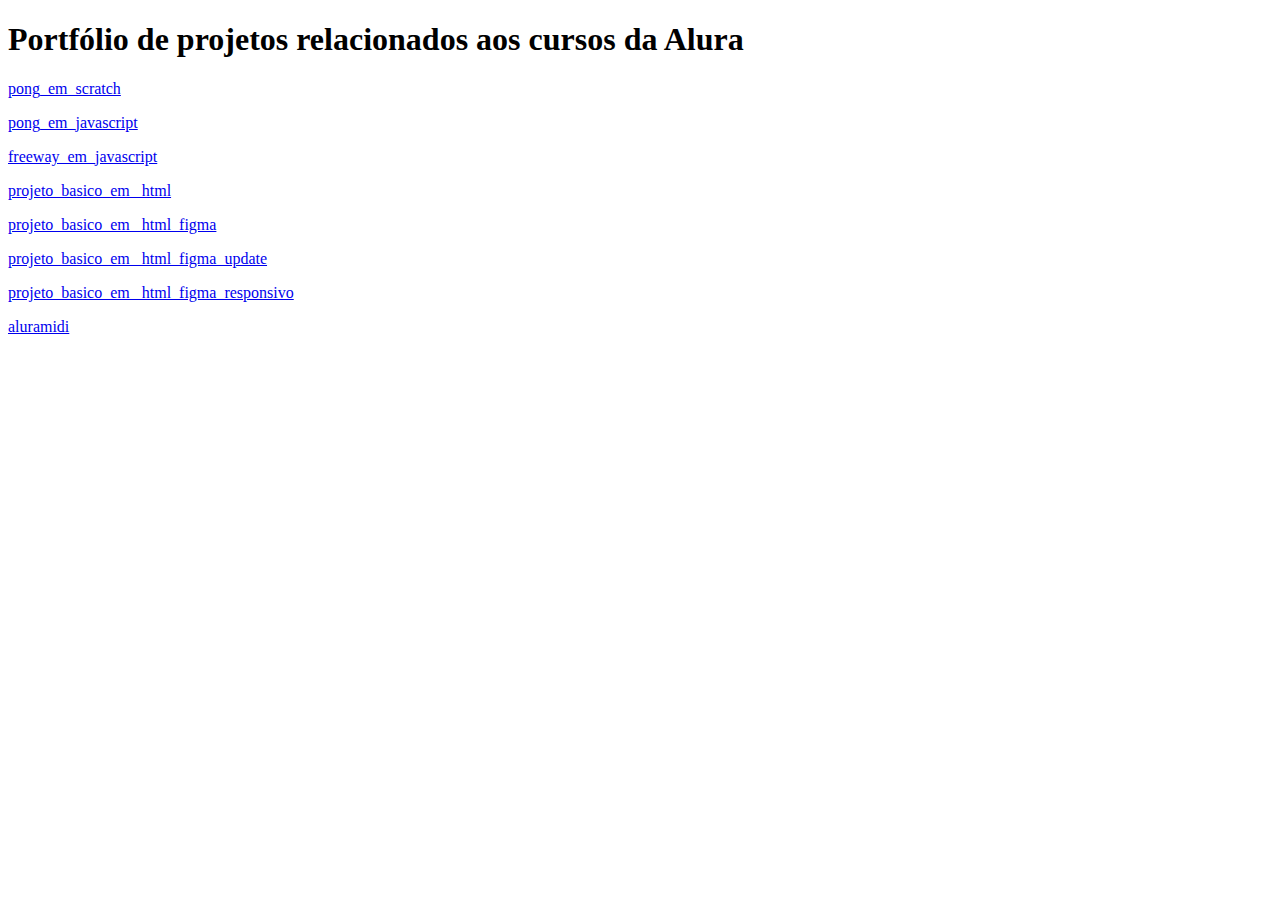
<file: index.html>
<!DOCTYPE html>
<html lang="pt-BR">
<head>
    <meta charset="UTF-8">
    <meta http-equiv="X-UA-Compatible" content="IE=edge">
    <meta name="viewport" content="width=device-width, initial-scale=1.0">
    <title>Portfólio Alura</title>
</head>
<body>
    <head></head>
    <main>
        <h1>Portfólio de projetos relacionados aos cursos da Alura</h1>
        <p><a href="./pong_em_scratch/index.html">pong_em_scratch</a></p>
        <p><a href="./pong_em_javascript/index.html">pong_em_javascript</a></p>
        <p><a href="./freeway_em_javascript/index.html">freeway_em_javascript</a></p>
        <p><a href="./projeto_basico_em _html/index.html">projeto_basico_em _html</a></p>
        <p><a href="./projeto_basico_em _html_figma/index.html">projeto_basico_em _html_figma</a></p>
        <p><a href="./projeto_basico_em _html_figma_update/index.html">projeto_basico_em _html_figma_update</a></p>
        <p><a href="./projeto_basico_em _html_figma_responsivo/index.html">projeto_basico_em _html_figma_responsivo</a></p>
        <p><a href="./aluramidi/index.html">aluramidi</a></p>
    </main>
    <footer></footer>
</body>
</html>
</file>
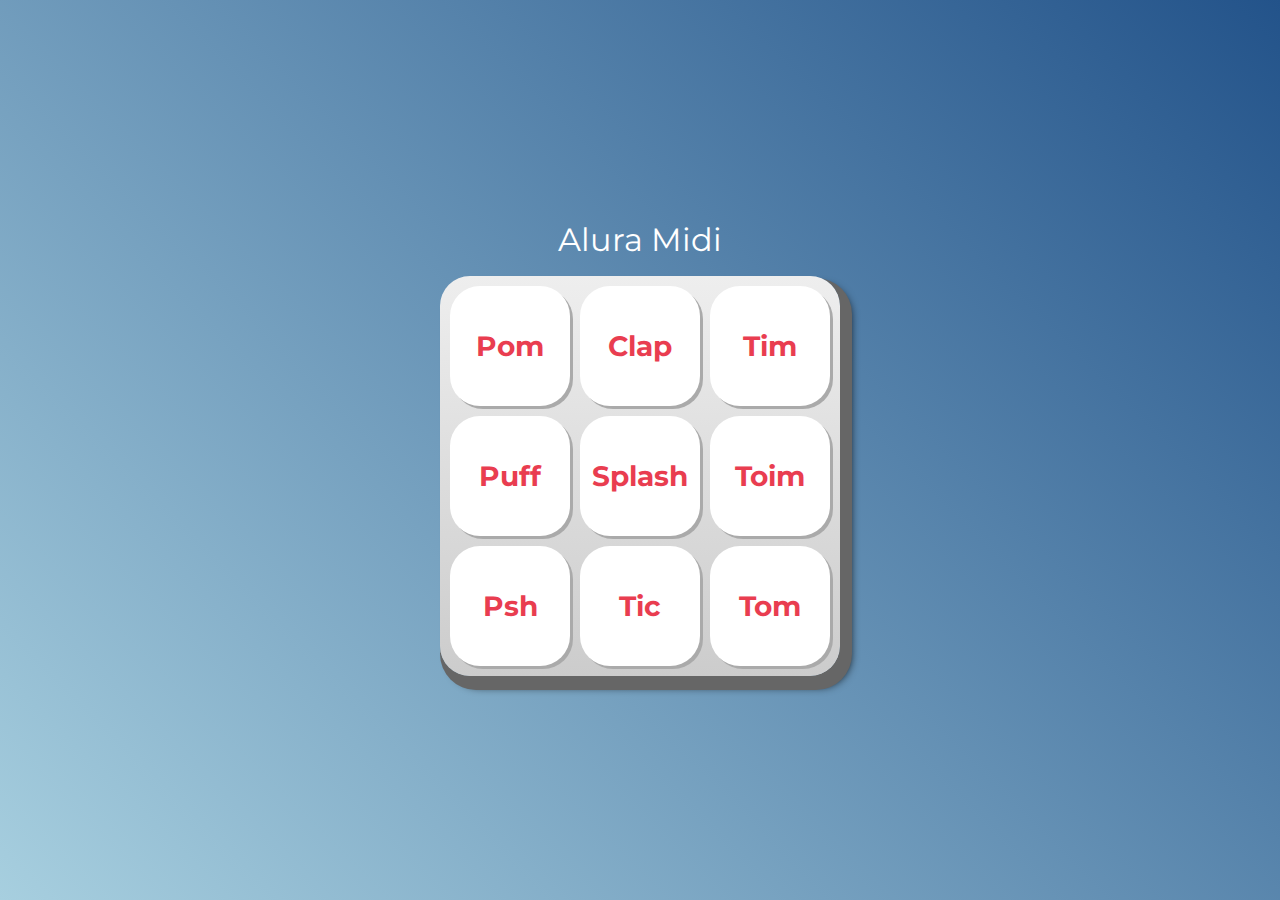
<file: aluramidi/index.html>
<!DOCTYPE html>
<html lang="pt-BR">
<head>
    <meta charset="UTF-8">
    <meta http-equiv="X-UA-Compatible" content="IE=edge">
    <meta name="viewport" content="width=device-width, initial-scale=1.0">
    <title>Alura MIDI</title>
    <link rel="preconnect" href="https://fonts.googleapis.com">
    <link rel="preconnect" href="https://fonts.gstatic.com" crossorigin>
    <link href="https://fonts.googleapis.com/css2?family=Montserrat:wght@500;600&display=swap" rel="stylesheet">
    <link rel="icon" type="image/png" href="images/bateria.png">
    <link rel="stylesheet" href="css/reset.css">
    <link rel="stylesheet" href="css/estilos.css">
</head>
<body>
    <h1>Alura Midi</h1>
    <section class="teclado">
        <button class="tecla tecla_pom">Pom</button>
        <button class="tecla tecla_clap">Clap</button>
        <button class="tecla tecla_tim">Tim</button>
        <button class="tecla tecla_puff">Puff</button>
        <button class="tecla tecla_splash">Splash</button>
        <button class="tecla tecla_toim">Toim</button>
        <button class="tecla tecla_psh">Psh</button>
        <button class="tecla tecla_tic">Tic</button>
        <button class="tecla tecla_tom">Tom</button>
    </section>
    <audio src="sounds/keyq.wav" id="som_tecla_pom"></audio>
    <audio src="sounds/keyw.wav" id="som_tecla_clap"></audio>
    <audio src="sounds/keye.wav" id="som_tecla_tim"></audio>
    <audio src="sounds/keya.wav" id="som_tecla_puff"></audio>
    <audio src="sounds/keys.wav" id="som_tecla_splash"></audio>
    <audio src="sounds/keyd.wav" id="som_tecla_toim"></audio>
    <audio src="sounds/keyz.wav" id="som_tecla_psh"></audio>
    <audio src="sounds/keyx.wav" id="som_tecla_tic"></audio>
    <audio src="sounds/keyc.wav" id="som_tecla_tom"></audio>
    <script src="./js/main.js"></script>
</body>
</html>
</file>
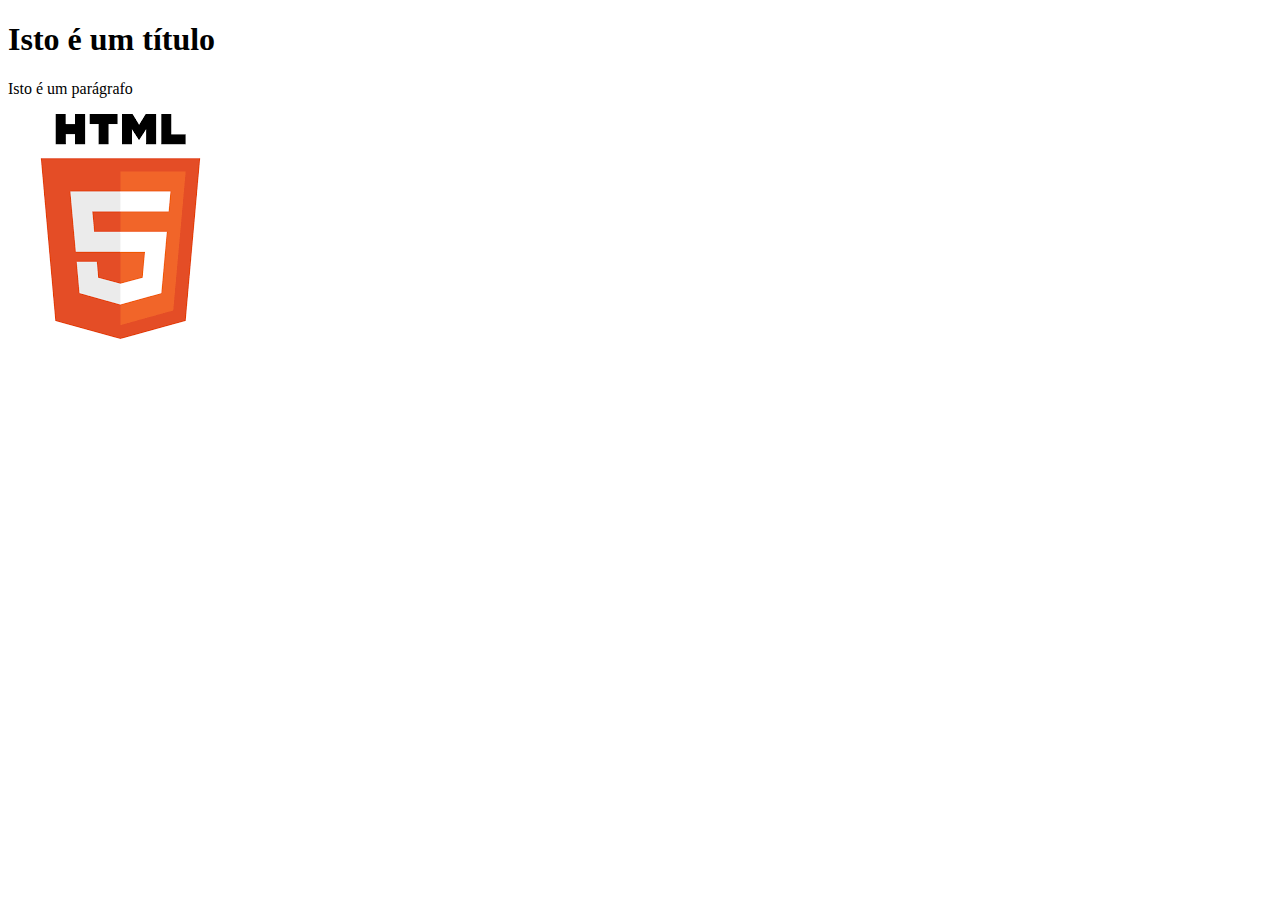
<file: projeto_basico_em _html/index.html>
<!DOCTYPE html>
<html>
    <head>
        <title>Projeto Básico em HTML</title>
    </head>
    <body>
        <h1>Isto é um título</h1>
        <p>Isto é um parágrafo</p>
        <img src="./img/html.png" alt="Logo do HTML5">
    </body>
</html>
</file>
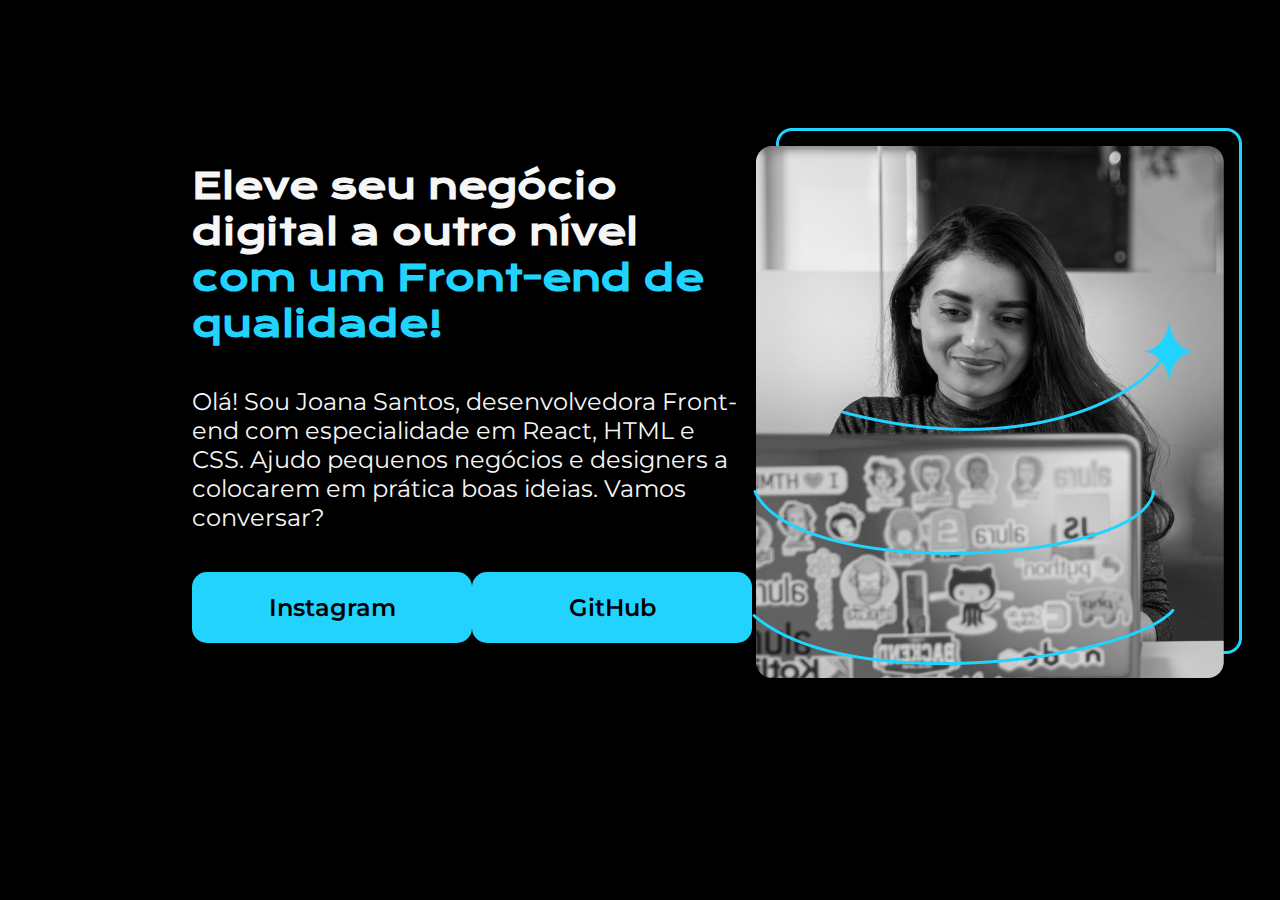
<file: projeto_basico_em _html_figma/index.html>
<!DOCTYPE html>
<html lang="pt-br">
<head>
    <meta charset="UTF-8">
    <meta http-equiv="X-UA-Compatible" content="IE=edge">
    <meta name="viewport" content="width=device-width, initial-scale=1.0">
    <title>Alura - Projeto HTML</title>
    <link rel="stylesheet" href="css/style.css">
</head>
<body>
    <header></header>
    <main class="apresentacao">
        <section class="apresentacao__conteudo">
            <h1 class="apresentacao__conteudo__titulo">Eleve seu negócio digital a outro nível <strong class="titulo-destaque">com um Front-end de qualidade!</strong></h1>
            <p class="apresentacao__conteudo__paragrafo">Olá! Sou Joana Santos, desenvolvedora Front-end com especialidade em React, HTML e CSS. Ajudo pequenos negócios e designers a colocarem em prática boas ideias. Vamos conversar?</p>
            <div class="apresentacao__conteudo__links">
                <a class="apresentacao__conteudo__links__botoes" href="https:\\www.instagram.com">Instagram</a>
                <a class="apresentacao__conteudo__links__botoes" href="https:\\www.github.com">GitHub</a>
            </div>
        </section>
        <img src="img/imagem.png" alt="Foto da Joana Santos programando">
    </main>
    <footer></footer>
</body>
</html>
</file>
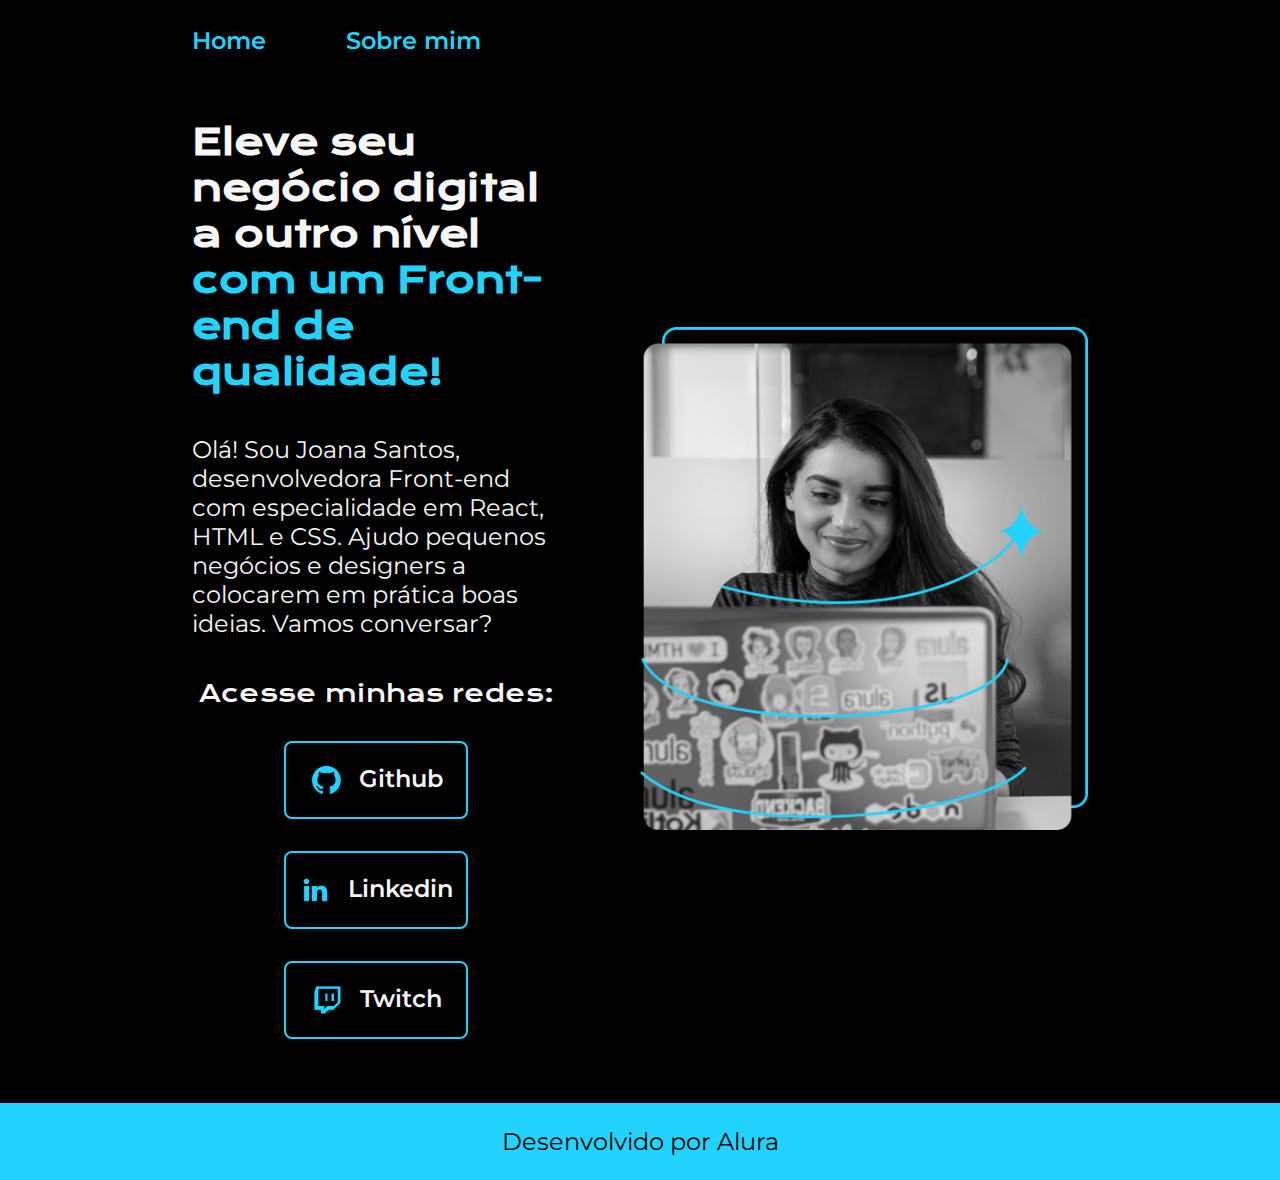
<file: projeto_basico_em _html_figma_responsivo/index.html>
<!DOCTYPE html>
<html lang="pt-br">
<head>
    <meta charset="UTF-8">
    <meta http-equiv="X-UA-Compatible" content="IE=edge">
    <meta name="viewport" content="width=device-width, initial-scale=1.0">
    <title>Alura - Projeto HTML</title>
    <link rel="stylesheet" href="css/style.css">
</head>
<body>
    <header class="header">
        <nav class="header__nav">
            <a class="header__nav__link" href="index.html">Home</a>
            <a class="header__nav__link" href="about.html">Sobre mim</a>
        </nav>
    </header>
    <main class="main">
        <section class="main__section">
            <h1 class="main__section__h1">Eleve seu negócio digital a outro nível <strong class="main__section__p--strong">com um Front-end de qualidade!</strong></h1>
            <p class="main__section__p">Olá! Sou Joana Santos, desenvolvedora Front-end com especialidade em React, HTML e CSS. Ajudo pequenos negócios e designers a colocarem em prática boas ideias. Vamos conversar?</p>
            <div class="main__section__div">
                <h2 class="main__section__div__h2">Acesse minhas redes:</h2>
                <a class="main__section__div__a" href="https:\\github.com">
                    <img src="./img/github.png" alt="Link para o Github">
                    Github
                </a>
                <a class="main__section__div__a" href="https:\\linkedin.com">
                    <img src="./img/linkedin.png" alt="Link para o Linkedin">
                    Linkedin
                </a>
                <a class="main__section__div__a" href="https:\\twitch.tv">
                    <img src="./img/twitch.png" alt="Link para a Twitch">
                    Twitch
                </a>
            </div>
        </section>
        <img class="main__section__img" src="img/imagem.png" alt="Foto da Joana Santos programando">
    </main>
    <footer class="footer">
        <p>Desenvolvido por Alura</p>
    </footer>
</body>
</html>
</file>
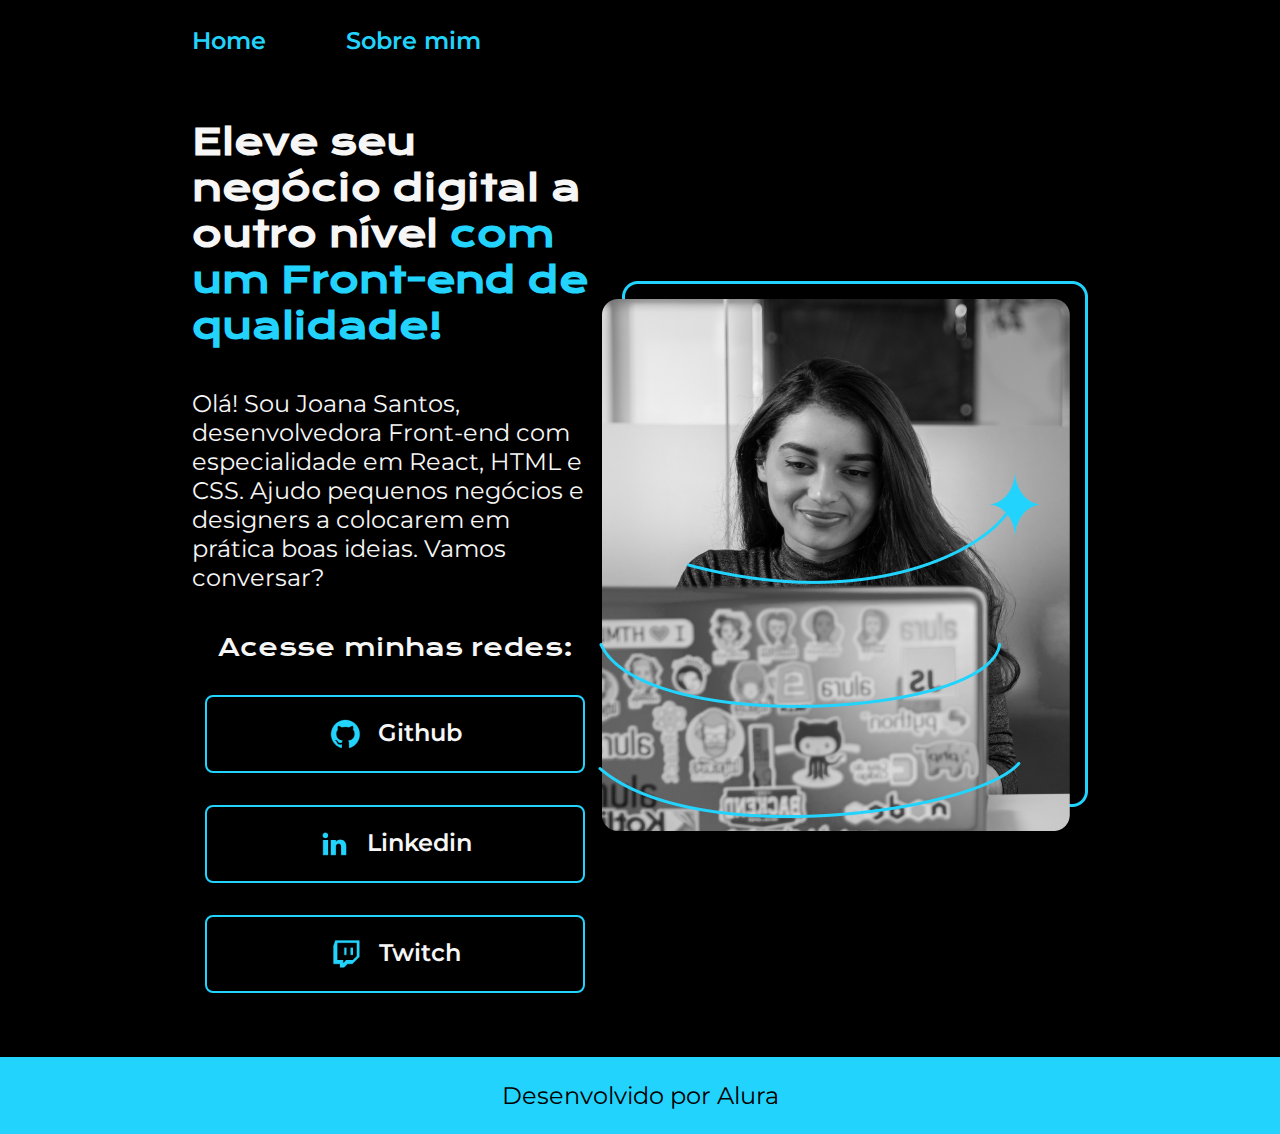
<file: projeto_basico_em _html_figma_update/index.html>
<!DOCTYPE html>
<html lang="pt-br">
<head>
    <meta charset="UTF-8">
    <meta http-equiv="X-UA-Compatible" content="IE=edge">
    <meta name="viewport" content="width=device-width, initial-scale=1.0">
    <title>Alura - Projeto HTML</title>
    <link rel="stylesheet" href="css/style.css">
</head>
<body>
    <header class="header">
        <nav class="header__nav">
            <a class="header__nav__link" href="index.html">Home</a>
            <a class="header__nav__link" href="about.html">Sobre mim</a>
        </nav>
    </header>
    <main class="main">
        <section class="main__section">
            <h1 class="main__section__h1">Eleve seu negócio digital a outro nível <strong class="main__section__p--strong">com um Front-end de qualidade!</strong></h1>
            <p class="main__section__p">Olá! Sou Joana Santos, desenvolvedora Front-end com especialidade em React, HTML e CSS. Ajudo pequenos negócios e designers a colocarem em prática boas ideias. Vamos conversar?</p>
            <div class="main__section__div">
                <h2 class="main__section__div__h2">Acesse minhas redes:</h2>
                <a class="main__section__div__a" href="https:\\github.com">
                    <img src="./img/github.png" alt="Link para o Github">
                    Github
                </a>
                <a class="main__section__div__a" href="https:\\linkedin.com">
                    <img src="./img/linkedin.png" alt="Link para o Linkedin">
                    Linkedin
                </a>
                <a class="main__section__div__a" href="https:\\twitch.tv">
                    <img src="./img/twitch.png" alt="Link para a Twitch">
                    Twitch
                </a>
            </div>
        </section>
        <img src="img/imagem.png" alt="Foto da Joana Santos programando">
    </main>
    <footer class="footer">
        <p>Desenvolvido por Alura</p>
    </footer>
</body>
</html>
</file>
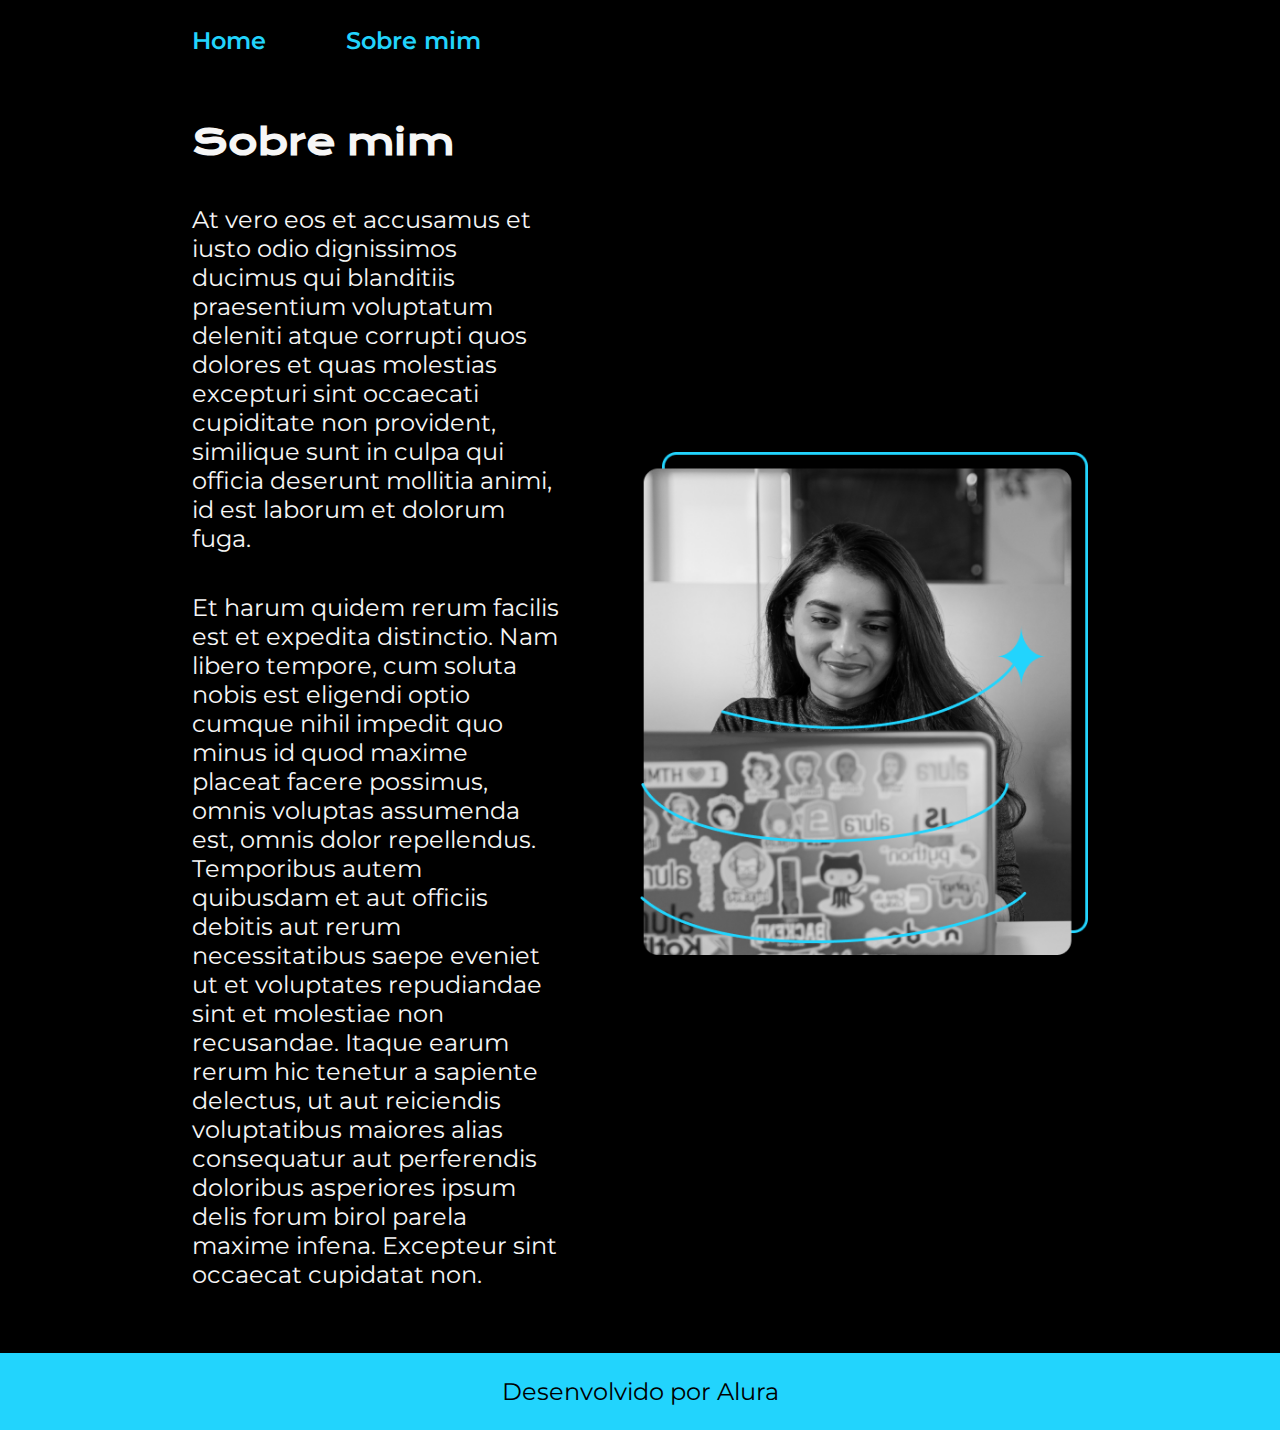
<file: projeto_basico_em _html_figma_responsivo/about.html>
<!DOCTYPE html>
<html lang="pt-br">
<head>
    <meta charset="UTF-8">
    <meta http-equiv="X-UA-Compatible" content="IE=edge">
    <meta name="viewport" content="width=device-width, initial-scale=1.0">
    <title>Alura - Projeto HTML</title>
    <link rel="stylesheet" href="css/style.css">
</head>
<body>
    <header class="header">
        <nav class="header__nav">
            <a class="header__nav__link" href="index.html">Home</a>
            <a class="header__nav__link" href="about.html">Sobre mim</a>
        </nav>
    </header>
    <main class="main">
        <section class="main__section">
            <h1 class="main__section__h1">Sobre mim</h1>
            <p class="main__section__p">At vero eos et accusamus et iusto odio dignissimos ducimus qui blanditiis praesentium voluptatum deleniti atque corrupti quos dolores et quas molestias excepturi sint occaecati cupiditate non provident, similique sunt in culpa qui officia deserunt mollitia animi, id est laborum et dolorum fuga.</p>
            <p class="main__section__p">Et harum quidem rerum facilis est et expedita distinctio. Nam libero tempore, cum soluta nobis est eligendi optio cumque nihil impedit quo minus id quod maxime placeat facere possimus, omnis voluptas assumenda est, omnis dolor repellendus. Temporibus autem quibusdam et aut officiis debitis aut rerum necessitatibus saepe eveniet ut et voluptates repudiandae sint et molestiae non recusandae. Itaque earum rerum hic tenetur a sapiente delectus, ut aut reiciendis voluptatibus maiores alias consequatur aut perferendis doloribus asperiores ipsum delis forum birol parela maxime infena. Excepteur sint occaecat cupidatat non.</p>
        </section>
        <img class="main__section__img" src="img/imagem.png" alt="Foto da Joana Santos programando">
    </main>
    <footer class="footer">
        <p>Desenvolvido por Alura</p>
    </footer>
</body>
</html>
</file>
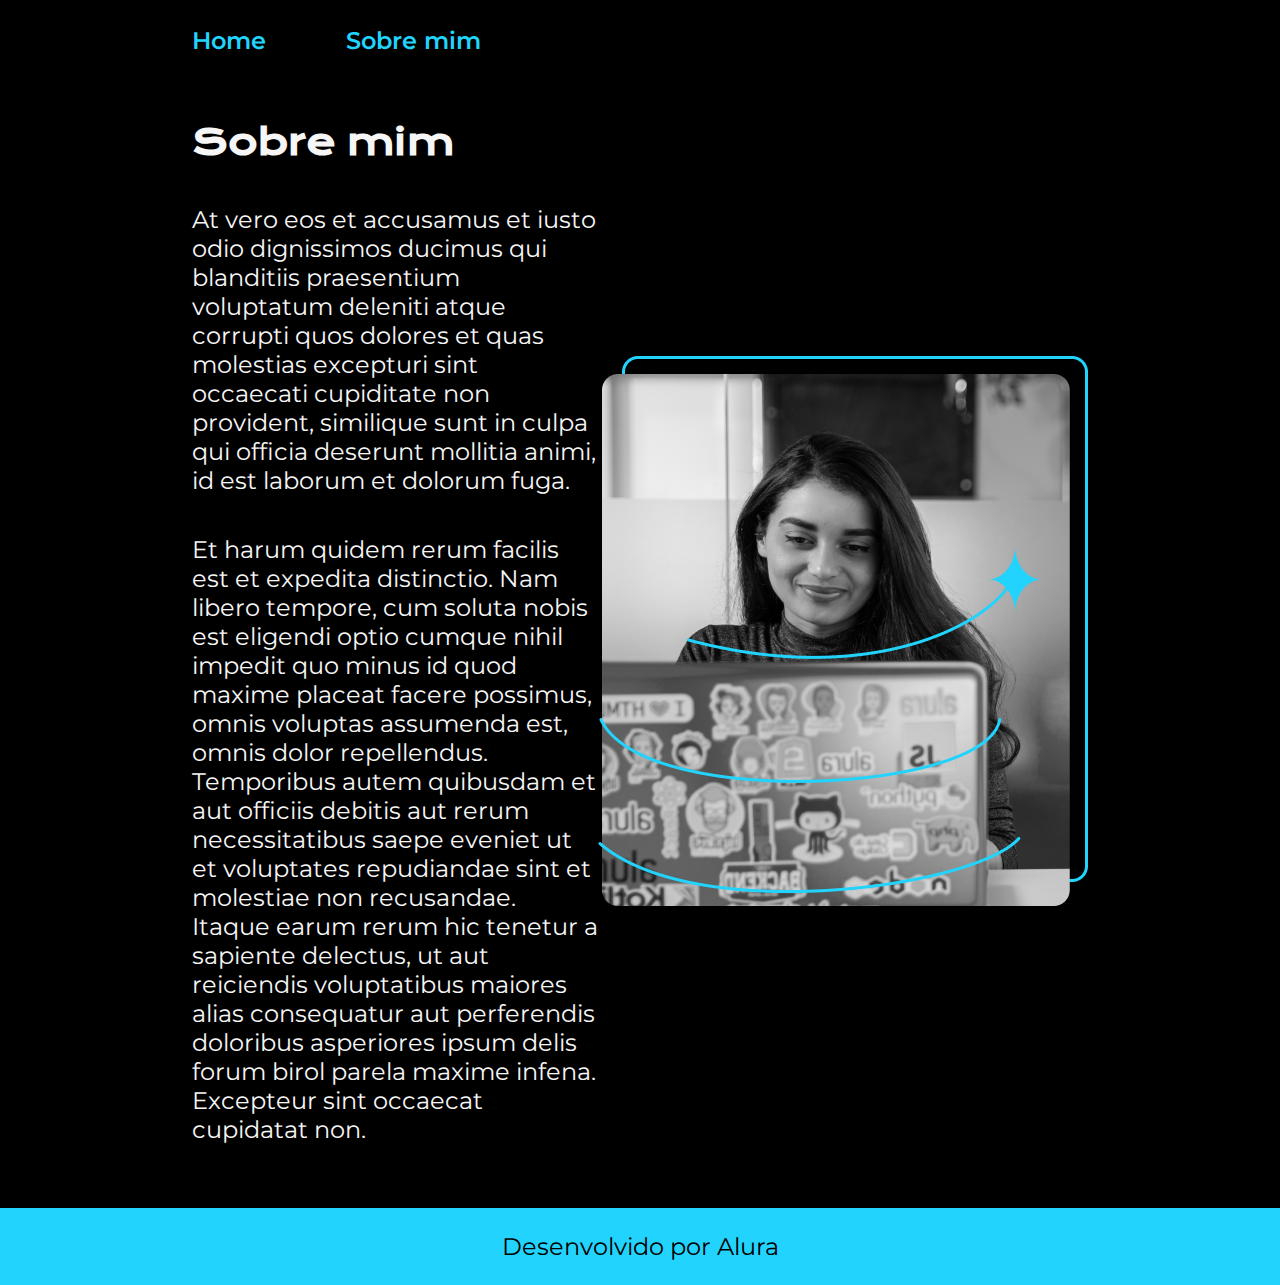
<file: projeto_basico_em _html_figma_update/about.html>
<!DOCTYPE html>
<html lang="pt-br">
<head>
    <meta charset="UTF-8">
    <meta http-equiv="X-UA-Compatible" content="IE=edge">
    <meta name="viewport" content="width=device-width, initial-scale=1.0">
    <title>Alura - Projeto HTML</title>
    <link rel="stylesheet" href="css/style.css">
</head>
<body>
    <header class="header">
        <nav class="header__nav">
            <a class="header__nav__link" href="index.html">Home</a>
            <a class="header__nav__link" href="about.html">Sobre mim</a>
        </nav>
    </header>
    <main class="main">
        <section class="main__section">
            <h1 class="main__section__h1">Sobre mim</h1>
            <p class="main__section__p">At vero eos et accusamus et iusto odio dignissimos ducimus qui blanditiis praesentium voluptatum deleniti atque corrupti quos dolores et quas molestias excepturi sint occaecati cupiditate non provident, similique sunt in culpa qui officia deserunt mollitia animi, id est laborum et dolorum fuga.</p>
            <p class="main__section__p">Et harum quidem rerum facilis est et expedita distinctio. Nam libero tempore, cum soluta nobis est eligendi optio cumque nihil impedit quo minus id quod maxime placeat facere possimus, omnis voluptas assumenda est, omnis dolor repellendus. Temporibus autem quibusdam et aut officiis debitis aut rerum necessitatibus saepe eveniet ut et voluptates repudiandae sint et molestiae non recusandae. Itaque earum rerum hic tenetur a sapiente delectus, ut aut reiciendis voluptatibus maiores alias consequatur aut perferendis doloribus asperiores ipsum delis forum birol parela maxime infena. Excepteur sint occaecat cupidatat non.</p>
        </section>
        <img src="img/imagem.png" alt="Foto da Joana Santos programando">
    </main>
    <footer class="footer">
        <p>Desenvolvido por Alura</p>
    </footer>
</body>
</html>
</file>
<file: aluramidi/css/estilos.css>
:root {
  --cinza: #aaa;
  --vermelha: #e93d50;
  --vermelha-escura: #af303f;
  --branca: #fff;
  --luz: rgb(229, 255, 0);
}

body {
  align-items: center;
  background: linear-gradient(45deg, #a7cfdf 0%,#23538a 100%);
  display: flex;
  justify-content: center;
  flex-direction: column;
  font-family: 'Montserrat', sans-serif;
  min-height: 100vh;
}

h1 {
  color: var(--branca);
  margin-bottom: 20px;
  font-size: 2rem;
}

.teclado {
  background: linear-gradient(to bottom, #eeeeee 0%,#cccccc 100%);
  box-shadow: 6px 8px 0 6px #666, 10px 10px 10px #000;
  border-radius: 30px;
  display: grid;
  gap: 10px;
  grid-template-columns: repeat(3, 1fr);
  padding: 10px;
}

.tecla {
  background-color: var(--branca);
  border-radius: 30px;
  box-shadow: 3px 3px 0 var(--cinza);
  color: var(--vermelha);
  cursor: pointer;
  height: 120px;
  font-size: 1.75em;
  font-weight: bold;
  line-height: 120px;
  text-align: center;
  width: 120px;
}

.tecla.ativa,
.tecla:active {
  background-color: var(--vermelha);
  border: 4px solid  var(--vermelha);
  box-shadow: 3px 3px 0 var(--vermelha-escura) inset;
  color: var(--branca);
  outline: none;
}

.tecla.focus,
.tecla:focus {
  outline: none;
  box-shadow: 1px 1px 10px var(--luz);
}

.tecla.active:focus,
.tecla:active:focus {
  box-shadow: 3px 3px 0 var(--vermelha-escura) inset, 1px 1px 10px var(--luz);
}
</file>
<file: projeto_basico_em _html_figma/css/style.css>
@import url('https://fonts.googleapis.com/css2?family=Krona+One&display=swap');
@import url('https://fonts.googleapis.com/css2?family=Montserrat:wght@400;600&display=swap');

* {
    margin: 0;
    padding: 0;
    box-sizing: border-box;
}

body {
    background-color: #000000;
    color: #f6f6f6;
}

.titulo-destaque {
    color: #22D4FD;
}

.apresentacao {
    margin: 10% 15%;
    display: flex;
    align-items: center;
    justify-content: space-between;
}

.apresentacao__conteudo {
    width: 615px;
    display: flex;
    flex-direction: column;
    gap: 40px;
}

.apresentacao__conteudo__titulo {
    font-size: 36px;
    font-family: 'Krona One', sans-serif;
}

.apresentacao__conteudo__paragrafo {
    font-size: 24px;
    font-family: 'Montserrat', sans-serif;
}

.apresentacao__conteudo__links {
    display: flex;
    justify-content: space-between;
}

.apresentacao__conteudo__links__botoes {
    background-color: #22D4FD;
    color: #000000;
    width: 280px;
    padding: 21px 0px;
    text-align: center;
    font-family: 'Montserrat', sans-serif;
    font-weight: 600;
    font-size: 24px;
    border-radius: 15px;
    text-decoration: none;
}
</file>
<file: projeto_basico_em _html_figma_responsivo/css/style.css>
/* Import de fontes */
@import url('https://fonts.googleapis.com/css2?family=Krona+One&display=swap');
@import url('https://fonts.googleapis.com/css2?family=Montserrat:wght@400;600&display=swap');

/* Reset CSS manual */
* {
    margin: 0;
    padding: 0;
    box-sizing: border-box;
}

/* Variaveis */
:root {
    --cor-primaria: #000000;
    --cor-secundaria: #F6F6F6;
    --cor-terciaria: #22D4FD;
    --cor-hover: #272727;
    --fonte-principal: 'Krona One', sans-serif;
    --fonte-secundaria: 'Montserrat', sans-serif;
}

/* Body */
body {
    background-color: var(--cor-primaria);
    color: var(--cor-secundaria);
}

/* Header */
.header {
    padding: 2% 0% 0% 15%;
}

.header__nav {
    display: flex;
    gap: 80px;
}

.header__nav__link {
    color: var(--cor-terciaria);
    font-family: var(--fonte-secundaria);
    font-size: 1.5rem;
    font-weight: 600;
    text-decoration: none;
}

/* Main */
.main {
    padding: 5% 15%;
    display: flex;
    align-items: center;
    justify-content: space-between;
    gap: 80px;
}

.main__section {
    width: 50%;
    display: flex;
    flex-direction: column;
    gap: 40px;
}

.main__section__h1 {
    font-size: 2.25rem;
    font-family: var(--fonte-principal);
}

.main__section__p {
    font-size: 1.5rem;
    font-family: var(--fonte-secundaria);
}

.main__section__p--strong {
    color: var(--cor-terciaria);
}

.main__section__div {
    display: flex;
    flex-direction: column;
    justify-content: space-between;
    align-items: center;
    gap: 32px;
}

.main__section__div__h2 {
    font-family: var(--fonte-principal);
    font-weight: 400;
    font-size: 1.5rem;
}

.main__section__div__a {
    display: flex;
    justify-content: center;
    gap: 16px;
    color: var(--cor-secundaria);
    border: 2px solid var(--cor-terciaria);
    width: 50%;
    padding: 21px 0px;
    text-align: center;
    font-family: var(--fonte-secundaria);
    font-weight: 600;
    font-size: 1.5rem;
    border-radius: 8px;
    text-decoration: none;
}

.main__section__div__a:hover {
    background-color: var(--cor-hover);
}

.main__section__img {
    width: 50%;
}

/* Footer */
.footer {
    background-color: var(--cor-terciaria);
    color: var(--cor-primaria);
    padding: 24px;
    text-align: center;
    font-family: var(--fonte-secundaria);
    font-size: 1.5rem;
    font-weight: 400;
}

/* Media queries */

@media (max-width: 1200px) {

    /* Header */
    .header {
        padding: 5% 0%;
    }

    .header__nav {
        justify-content: center;
    }

    /* Main */
    .main {
       flex-direction: column-reverse; 
       padding: 5%;
    }

    .main__section {
        width: auto;
    }

}
</file>
<file: projeto_basico_em _html_figma_update/css/style.css>
/* Import de fontes */
@import url('https://fonts.googleapis.com/css2?family=Krona+One&display=swap');
@import url('https://fonts.googleapis.com/css2?family=Montserrat:wght@400;600&display=swap');

/* Reset CSS manual */
* {
    margin: 0;
    padding: 0;
    box-sizing: border-box;
}

/* Variaveis */
:root {
    --cor-primaria: #000000;
    --cor-secundaria: #F6F6F6;
    --cor-terciaria: #22D4FD;
    --cor-hover: #272727;
    --fonte-principal: 'Krona One', sans-serif;
    --fonte-secundaria: 'Montserrat', sans-serif;
}

/* Body */
body {
    background-color: var(--cor-primaria);
    color: var(--cor-secundaria);
}

/* Header */
.header {
    padding: 2% 0% 0% 15%;
}

.header__nav {
    display: flex;
    gap: 80px;
}

.header__nav__link {
    color: var(--cor-terciaria);
    font-family: var(--fonte-secundaria);
    font-size: 24px;
    font-weight: 600;
    text-decoration: none;
}

/* Main */
.main {
    padding: 5% 15%;
    display: flex;
    align-items: center;
    justify-content: space-between;
}

.main__section {
    width: 615px;
    display: flex;
    flex-direction: column;
    gap: 40px;
}

.main__section__h1 {
    font-size: 36px;
    font-family: var(--fonte-principal);
}

.main__section__p {
    font-size: 24px;
    font-family: var(--fonte-secundaria);
}

.main__section__p--strong {
    color: var(--cor-terciaria);
}

.main__section__div {
    display: flex;
    flex-direction: column;
    justify-content: space-between;
    align-items: center;
    gap: 32px;
}

.main__section__div__h2 {
    font-family: var(--fonte-principal);
    font-weight: 400;
    font-size: 24px;
}

.main__section__div__a {
    display: flex;
    justify-content: center;
    gap: 16px;
    color: var(--cor-secundaria);
    border: 2px solid var(--cor-terciaria);
    width: 380px;
    padding: 21px 0px;
    text-align: center;
    font-family: var(--fonte-secundaria);
    font-weight: 600;
    font-size: 24px;
    border-radius: 8px;
    text-decoration: none;
}

.main__section__div__a:hover {
    background-color: var(--cor-hover);
}

/* Footer */
.footer {
    background-color: var(--cor-terciaria);
    color: var(--cor-primaria);
    padding: 24px;
    text-align: center;
    font-family: var(--fonte-secundaria);
    font-size: 24px;
    font-weight: 400;
}
</file>
